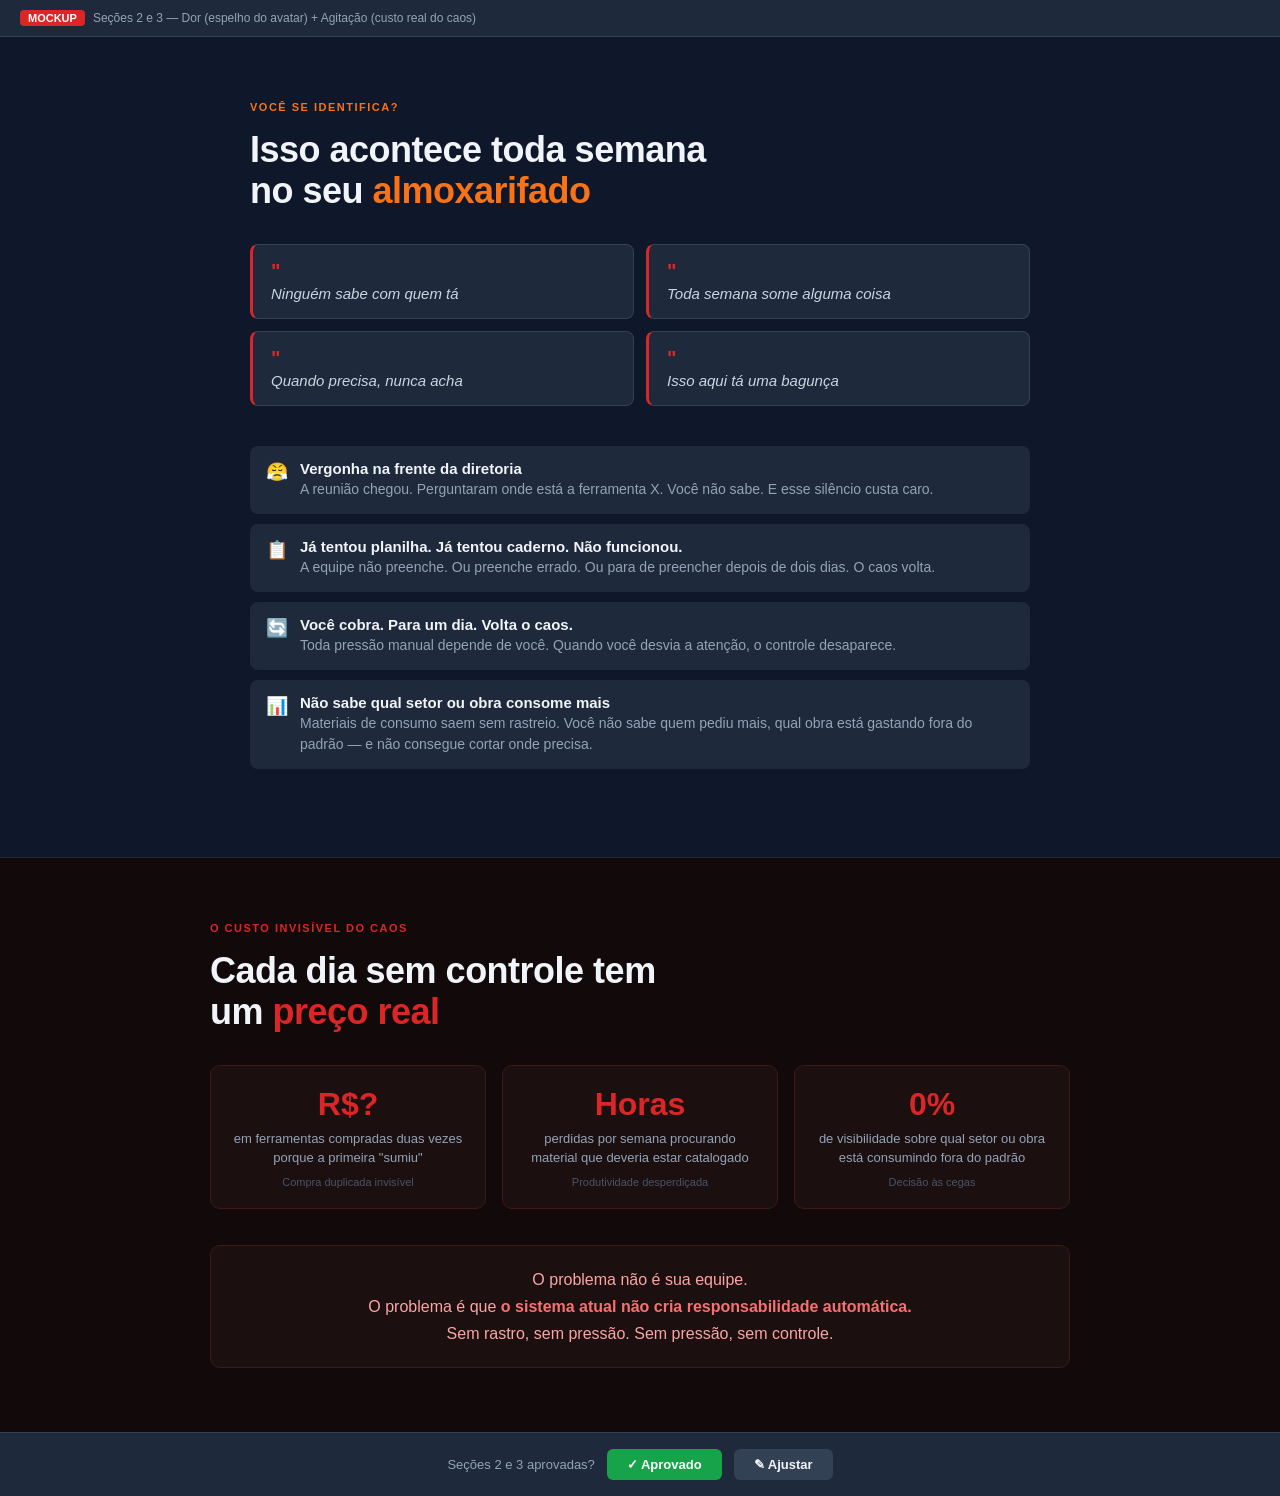
<file: .superpowers/brainstorm/178-1778427416/content/dor-agitacao-mockup.html>
<!DOCTYPE html>
<html lang="pt-BR">
<head>
<meta charset="UTF-8">
<meta name="viewport" content="width=device-width, initial-scale=1.0">
<title>Mockup Dor + Agitação</title>
<style>
  * { box-sizing: border-box; margin: 0; padding: 0; }
  body { font-family: -apple-system, BlinkMacSystemFont, 'Segoe UI', sans-serif; background: #0f172a; color: #f1f5f9; }

  .label-bar {
    background: #1e293b;
    border-bottom: 1px solid #334155;
    padding: 10px 20px;
    font-size: 12px;
    color: #94a3b8;
    display: flex;
    align-items: center;
    gap: 8px;
  }
  .label-bar span { background: #dc2626; color: #fff; padding: 2px 8px; border-radius: 4px; font-weight: 700; font-size: 11px; }

  section { max-width: 860px; margin: 0 auto; padding: 64px 40px; }

  /* ── DOR ── */
  .section-tag {
    font-size: 11px;
    font-weight: 700;
    letter-spacing: 1.5px;
    text-transform: uppercase;
    color: #f97316;
    margin-bottom: 16px;
  }
  .section-title {
    font-size: 36px;
    font-weight: 900;
    line-height: 1.15;
    letter-spacing: -0.5px;
    margin-bottom: 32px;
  }
  .section-title em { color: #f97316; font-style: normal; }

  .frases-grid {
    display: grid;
    grid-template-columns: 1fr 1fr;
    gap: 12px;
    margin-bottom: 40px;
  }
  .frase-card {
    background: #1e293b;
    border: 1px solid #334155;
    border-left: 3px solid #dc2626;
    border-radius: 8px;
    padding: 16px 18px;
    font-size: 15px;
    color: #cbd5e1;
    font-style: italic;
  }
  .frase-card::before { content: '"'; color: #dc2626; font-size: 20px; font-style: normal; font-weight: 900; line-height: 1; display: block; margin-bottom: 4px; }

  .dores-lista {
    display: flex;
    flex-direction: column;
    gap: 10px;
    margin-bottom: 24px;
  }
  .dor-item {
    display: flex;
    align-items: flex-start;
    gap: 12px;
    background: #1e293b;
    border-radius: 8px;
    padding: 14px 16px;
  }
  .dor-icon { font-size: 18px; flex-shrink: 0; margin-top: 1px; }
  .dor-item p { font-size: 14px; color: #94a3b8; line-height: 1.5; }
  .dor-item strong { color: #f1f5f9; display: block; font-size: 15px; margin-bottom: 2px; }

  .divider { border: none; border-top: 1px solid #1e293b; margin: 0; }

  /* ── AGITAÇÃO ── */
  .agit-section { background: #120a0a; padding: 64px 40px; }
  .agit-inner { max-width: 860px; margin: 0 auto; }

  .custo-grid {
    display: grid;
    grid-template-columns: repeat(3, 1fr);
    gap: 16px;
    margin-top: 32px;
  }
  .custo-card {
    background: #1c0f0f;
    border: 1px solid #3f1818;
    border-radius: 10px;
    padding: 20px;
    text-align: center;
  }
  .custo-valor { font-size: 32px; font-weight: 900; color: #dc2626; }
  .custo-label { font-size: 13px; color: #94a3b8; margin-top: 6px; line-height: 1.5; }
  .custo-detalhe { font-size: 11px; color: #475569; margin-top: 8px; }

  .agit-conclusao {
    margin-top: 36px;
    background: #1c0f0f;
    border: 1px solid #3f1818;
    border-radius: 10px;
    padding: 20px 24px;
    font-size: 16px;
    color: #fca5a5;
    line-height: 1.7;
    text-align: center;
  }
  .agit-conclusao strong { color: #f87171; }

  /* ── FEEDBACK ── */
  .feedback-bar {
    background: #1e293b;
    border-top: 1px solid #334155;
    padding: 16px 24px;
    display: flex;
    gap: 12px;
    align-items: center;
    justify-content: center;
    flex-wrap: wrap;
  }
  .feedback-bar p { color: #94a3b8; font-size: 13px; margin: 0; }
  .btn { padding: 8px 20px; border-radius: 6px; border: none; font-weight: 700; font-size: 13px; cursor: pointer; }
  .btn-approve { background: #16a34a; color: #fff; }
  .btn-change { background: #334155; color: #f1f5f9; }
</style>
</head>
<body>

<div class="label-bar">
  <span>MOCKUP</span>
  Seções 2 e 3 — Dor (espelho do avatar) + Agitação (custo real do caos)
</div>

<!-- SEÇÃO 2: DOR -->
<section>
  <p class="section-tag">Você se identifica?</p>
  <h2 class="section-title">Isso acontece toda semana<br>no seu <em>almoxarifado</em></h2>

  <div class="frases-grid">
    <div class="frase-card">Ninguém sabe com quem tá</div>
    <div class="frase-card">Toda semana some alguma coisa</div>
    <div class="frase-card">Quando precisa, nunca acha</div>
    <div class="frase-card">Isso aqui tá uma bagunça</div>
  </div>

  <div class="dores-lista">
    <div class="dor-item">
      <div class="dor-icon">😤</div>
      <div>
        <strong>Vergonha na frente da diretoria</strong>
        <p>A reunião chegou. Perguntaram onde está a ferramenta X. Você não sabe. E esse silêncio custa caro.</p>
      </div>
    </div>
    <div class="dor-item">
      <div class="dor-icon">📋</div>
      <div>
        <strong>Já tentou planilha. Já tentou caderno. Não funcionou.</strong>
        <p>A equipe não preenche. Ou preenche errado. Ou para de preencher depois de dois dias. O caos volta.</p>
      </div>
    </div>
    <div class="dor-item">
      <div class="dor-icon">🔄</div>
      <div>
        <strong>Você cobra. Para um dia. Volta o caos.</strong>
        <p>Toda pressão manual depende de você. Quando você desvia a atenção, o controle desaparece.</p>
      </div>
    </div>
    <div class="dor-item">
      <div class="dor-icon">📊</div>
      <div>
        <strong>Não sabe qual setor ou obra consome mais</strong>
        <p>Materiais de consumo saem sem rastreio. Você não sabe quem pediu mais, qual obra está gastando fora do padrão — e não consegue cortar onde precisa.</p>
      </div>
    </div>
  </div>
</section>

<hr class="divider">

<!-- SEÇÃO 3: AGITAÇÃO -->
<div class="agit-section">
  <div class="agit-inner">
    <p class="section-tag" style="color:#dc2626;">O custo invisível do caos</p>
    <h2 class="section-title">Cada dia sem controle tem<br>um <em style="color:#dc2626;">preço real</em></h2>

    <div class="custo-grid">
      <div class="custo-card">
        <div class="custo-valor">R$?</div>
        <div class="custo-label">em ferramentas compradas duas vezes porque a primeira "sumiu"</div>
        <div class="custo-detalhe">Compra duplicada invisível</div>
      </div>
      <div class="custo-card">
        <div class="custo-valor">Horas</div>
        <div class="custo-label">perdidas por semana procurando material que deveria estar catalogado</div>
        <div class="custo-detalhe">Produtividade desperdiçada</div>
      </div>
      <div class="custo-card">
        <div class="custo-valor">0%</div>
        <div class="custo-label">de visibilidade sobre qual setor ou obra está consumindo fora do padrão</div>
        <div class="custo-detalhe">Decisão às cegas</div>
      </div>
    </div>

    <div class="agit-conclusao">
      O problema não é sua equipe.<br>
      O problema é que <strong>o sistema atual não cria responsabilidade automática.</strong><br>
      Sem rastro, sem pressão. Sem pressão, sem controle.
    </div>
  </div>
</div>

<div class="feedback-bar">
  <p>Seções 2 e 3 aprovadas?</p>
  <button class="btn btn-approve">✓ Aprovado</button>
  <button class="btn btn-change">✎ Ajustar</button>
</div>

</body>
</html>
</file>
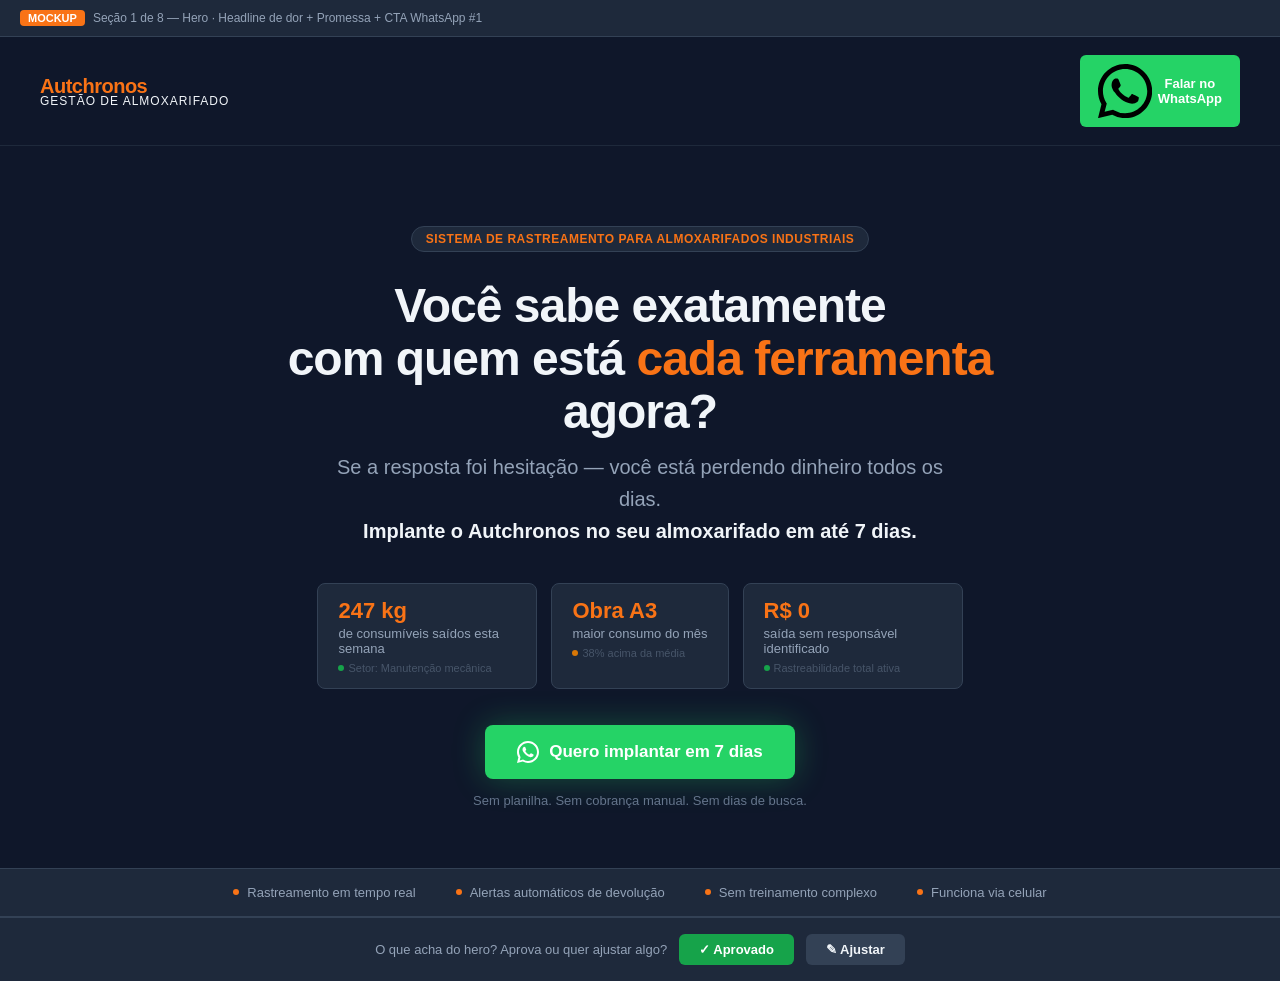
<file: .superpowers/brainstorm/178-1778427416/content/hero-mockup.html>
<!DOCTYPE html>
<html lang="pt-BR">
<head>
<meta charset="UTF-8">
<meta name="viewport" content="width=device-width, initial-scale=1.0">
<title>Mockup Hero — Autchronos</title>
<style>
  * { box-sizing: border-box; margin: 0; padding: 0; }
  body { font-family: -apple-system, BlinkMacSystemFont, 'Segoe UI', sans-serif; background: #0f172a; color: #f1f5f9; }

  .label-bar {
    background: #1e293b;
    border-bottom: 1px solid #334155;
    padding: 10px 20px;
    font-size: 12px;
    color: #94a3b8;
    display: flex;
    align-items: center;
    gap: 8px;
  }
  .label-bar span { background: #f97316; color: #fff; padding: 2px 8px; border-radius: 4px; font-weight: 700; font-size: 11px; }

  /* ── NAV ── */
  nav {
    display: flex;
    align-items: center;
    justify-content: space-between;
    padding: 18px 40px;
    border-bottom: 1px solid #1e293b;
    background: #0f172a;
  }
  .nav-logo { font-size: 20px; font-weight: 800; color: #f97316; letter-spacing: -0.5px; }
  .nav-logo span { color: #f1f5f9; font-weight: 300; font-size: 12px; display: block; letter-spacing: 1px; margin-top: -4px; }
  .nav-cta {
    background: #25d366;
    color: #fff;
    font-weight: 700;
    font-size: 13px;
    padding: 9px 18px;
    border-radius: 6px;
    border: none;
    cursor: pointer;
    display: flex;
    align-items: center;
    gap: 6px;
  }

  /* ── HERO ── */
  .hero {
    max-width: 900px;
    margin: 0 auto;
    padding: 80px 40px 60px;
    text-align: center;
  }
  .hero-badge {
    display: inline-block;
    background: #1e293b;
    border: 1px solid #334155;
    color: #f97316;
    font-size: 12px;
    font-weight: 600;
    letter-spacing: 0.5px;
    padding: 5px 14px;
    border-radius: 20px;
    margin-bottom: 28px;
    text-transform: uppercase;
  }
  .hero h1 {
    font-size: 48px;
    font-weight: 900;
    line-height: 1.1;
    letter-spacing: -1px;
    color: #f1f5f9;
    margin-bottom: 12px;
  }
  .hero h1 em {
    color: #f97316;
    font-style: normal;
  }
  .hero-sub {
    font-size: 20px;
    color: #94a3b8;
    max-width: 620px;
    margin: 0 auto 36px;
    line-height: 1.6;
  }
  .hero-sub strong { color: #f1f5f9; }

  .hero-cta {
    display: inline-flex;
    align-items: center;
    gap: 10px;
    background: #25d366;
    color: #fff;
    font-size: 17px;
    font-weight: 800;
    padding: 16px 32px;
    border-radius: 8px;
    border: none;
    cursor: pointer;
    box-shadow: 0 0 32px rgba(37,211,102,0.3);
    margin-bottom: 14px;
  }
  .hero-cta svg { width: 22px; height: 22px; fill: #fff; }
  .hero-guarantee {
    font-size: 13px;
    color: #64748b;
  }
  .hero-guarantee strong { color: #94a3b8; }

  /* ── SOCIAL PROOF STRIP ── */
  .proof-strip {
    background: #1e293b;
    border-top: 1px solid #334155;
    border-bottom: 1px solid #334155;
    padding: 16px 40px;
    display: flex;
    align-items: center;
    justify-content: center;
    gap: 40px;
    flex-wrap: wrap;
  }
  .proof-item {
    display: flex;
    align-items: center;
    gap: 8px;
    font-size: 13px;
    color: #94a3b8;
  }
  .proof-item .dot { width: 6px; height: 6px; border-radius: 50%; background: #f97316; flex-shrink: 0; }

  /* ── FEEDBACK ── */
  .feedback-bar {
    background: #1e293b;
    border-top: 1px solid #334155;
    padding: 16px 24px;
    display: flex;
    gap: 12px;
    align-items: center;
    justify-content: center;
    flex-wrap: wrap;
  }
  .feedback-bar p { color: #94a3b8; font-size: 13px; margin: 0; }
  .btn { padding: 8px 20px; border-radius: 6px; border: none; font-weight: 700; font-size: 13px; cursor: pointer; }
  .btn-approve { background: #16a34a; color: #fff; }
  .btn-change { background: #334155; color: #f1f5f9; }
</style>
</head>
<body>

<div class="label-bar">
  <span>MOCKUP</span>
  Seção 1 de 8 — Hero · Headline de dor + Promessa + CTA WhatsApp #1
</div>

<nav>
  <div class="nav-logo">
    Autchronos
    <span>GESTÃO DE ALMOXARIFADO</span>
  </div>
  <button class="nav-cta">
    <svg viewBox="0 0 24 24"><path d="M17.472 14.382c-.297-.149-1.758-.867-2.03-.967-.273-.099-.471-.148-.67.15-.197.297-.767.966-.94 1.164-.173.199-.347.223-.644.075-.297-.15-1.255-.463-2.39-1.475-.883-.788-1.48-1.761-1.653-2.059-.173-.297-.018-.458.13-.606.134-.133.298-.347.446-.52.149-.174.198-.298.298-.497.099-.198.05-.371-.025-.52-.075-.149-.669-1.612-.916-2.207-.242-.579-.487-.5-.669-.51-.173-.008-.371-.01-.57-.01-.198 0-.52.074-.792.372-.272.297-1.04 1.016-1.04 2.479 0 1.462 1.065 2.875 1.213 3.074.149.198 2.096 3.2 5.077 4.487.709.306 1.262.489 1.694.625.712.227 1.36.195 1.871.118.571-.085 1.758-.719 2.006-1.413.248-.694.248-1.289.173-1.413-.074-.124-.272-.198-.57-.347z"/><path d="M12 0C5.373 0 0 5.373 0 12c0 2.127.558 4.122 1.532 5.852L0 24l6.296-1.518A11.944 11.944 0 0012 24c6.627 0 12-5.373 12-12S18.627 0 12 0zm0 21.818a9.818 9.818 0 01-4.964-1.342l-.357-.212-3.737.9.947-3.64-.233-.374A9.818 9.818 0 012.182 12C2.182 6.578 6.578 2.182 12 2.182S21.818 6.578 21.818 12 17.422 21.818 12 21.818z"/></svg>
    Falar no WhatsApp
  </button>
</nav>

<section class="hero">
  <div class="hero-badge">Sistema de rastreamento para almoxarifados industriais</div>

  <h1>Você sabe exatamente<br>com quem está <em>cada ferramenta</em><br>agora?</h1>

  <p class="hero-sub">
    Se a resposta foi hesitação — você está perdendo dinheiro todos os dias.<br>
    <strong>Implante o Autchronos no seu almoxarifado em até 7 dias.</strong>
  </p>

  <div style="display:flex;gap:14px;justify-content:center;flex-wrap:wrap;margin-bottom:36px;">
    <div style="background:#1e293b;border:1px solid #334155;border-radius:8px;padding:14px 20px;text-align:left;max-width:220px;">
      <div style="font-size:22px;font-weight:900;color:#f97316;">247 kg</div>
      <div style="font-size:13px;color:#94a3b8;margin-top:2px;">de consumíveis saídos esta semana</div>
      <div style="font-size:11px;color:#475569;margin-top:6px;display:flex;align-items:center;gap:4px;">
        <span style="width:6px;height:6px;background:#16a34a;border-radius:50%;display:inline-block;"></span>
        Setor: Manutenção mecânica
      </div>
    </div>
    <div style="background:#1e293b;border:1px solid #334155;border-radius:8px;padding:14px 20px;text-align:left;max-width:220px;">
      <div style="font-size:22px;font-weight:900;color:#f97316;">Obra A3</div>
      <div style="font-size:13px;color:#94a3b8;margin-top:2px;">maior consumo do mês</div>
      <div style="font-size:11px;color:#475569;margin-top:6px;display:flex;align-items:center;gap:4px;">
        <span style="width:6px;height:6px;background:#d97706;border-radius:50%;display:inline-block;"></span>
        38% acima da média
      </div>
    </div>
    <div style="background:#1e293b;border:1px solid #334155;border-radius:8px;padding:14px 20px;text-align:left;max-width:220px;">
      <div style="font-size:22px;font-weight:900;color:#f97316;">R$ 0</div>
      <div style="font-size:13px;color:#94a3b8;margin-top:2px;">saída sem responsável identificado</div>
      <div style="font-size:11px;color:#475569;margin-top:6px;display:flex;align-items:center;gap:4px;">
        <span style="width:6px;height:6px;background:#16a34a;border-radius:50%;display:inline-block;"></span>
        Rastreabilidade total ativa
      </div>
    </div>
  </div>

  <div>
    <button class="hero-cta">
      <svg viewBox="0 0 24 24"><path d="M17.472 14.382c-.297-.149-1.758-.867-2.03-.967-.273-.099-.471-.148-.67.15-.197.297-.767.966-.94 1.164-.173.199-.347.223-.644.075-.297-.15-1.255-.463-2.39-1.475-.883-.788-1.48-1.761-1.653-2.059-.173-.297-.018-.458.13-.606.134-.133.298-.347.446-.52.149-.174.198-.298.298-.497.099-.198.05-.371-.025-.52-.075-.149-.669-1.612-.916-2.207-.242-.579-.487-.5-.669-.51-.173-.008-.371-.01-.57-.01-.198 0-.52.074-.792.372-.272.297-1.04 1.016-1.04 2.479 0 1.462 1.065 2.875 1.213 3.074.149.198 2.096 3.2 5.077 4.487.709.306 1.262.489 1.694.625.712.227 1.36.195 1.871.118.571-.085 1.758-.719 2.006-1.413.248-.694.248-1.289.173-1.413-.074-.124-.272-.198-.57-.347z"/><path d="M12 0C5.373 0 0 5.373 0 12c0 2.127.558 4.122 1.532 5.852L0 24l6.296-1.518A11.944 11.944 0 0012 24c6.627 0 12-5.373 12-12S18.627 0 12 0zm0 21.818a9.818 9.818 0 01-4.964-1.342l-.357-.212-3.737.9.947-3.64-.233-.374A9.818 9.818 0 012.182 12C2.182 6.578 6.578 2.182 12 2.182S21.818 6.578 21.818 12 17.422 21.818 12 21.818z"/></svg>
      Quero implantar em 7 dias
    </button>
    <p class="hero-guarantee">Sem planilha. Sem cobrança manual. Sem dias de busca.</p>
  </div>
</section>

<div class="proof-strip">
  <div class="proof-item"><div class="dot"></div>Rastreamento em tempo real</div>
  <div class="proof-item"><div class="dot"></div>Alertas automáticos de devolução</div>
  <div class="proof-item"><div class="dot"></div>Sem treinamento complexo</div>
  <div class="proof-item"><div class="dot"></div>Funciona via celular</div>
</div>

<div class="feedback-bar">
  <p>O que acha do hero? Aprova ou quer ajustar algo?</p>
  <button class="btn btn-approve" onclick="window.__selectChoice && window.__selectChoice('aprovado')">✓ Aprovado</button>
  <button class="btn btn-change" onclick="window.__selectChoice && window.__selectChoice('ajustar')">✎ Ajustar</button>
</div>

</body>
</html>
</file>
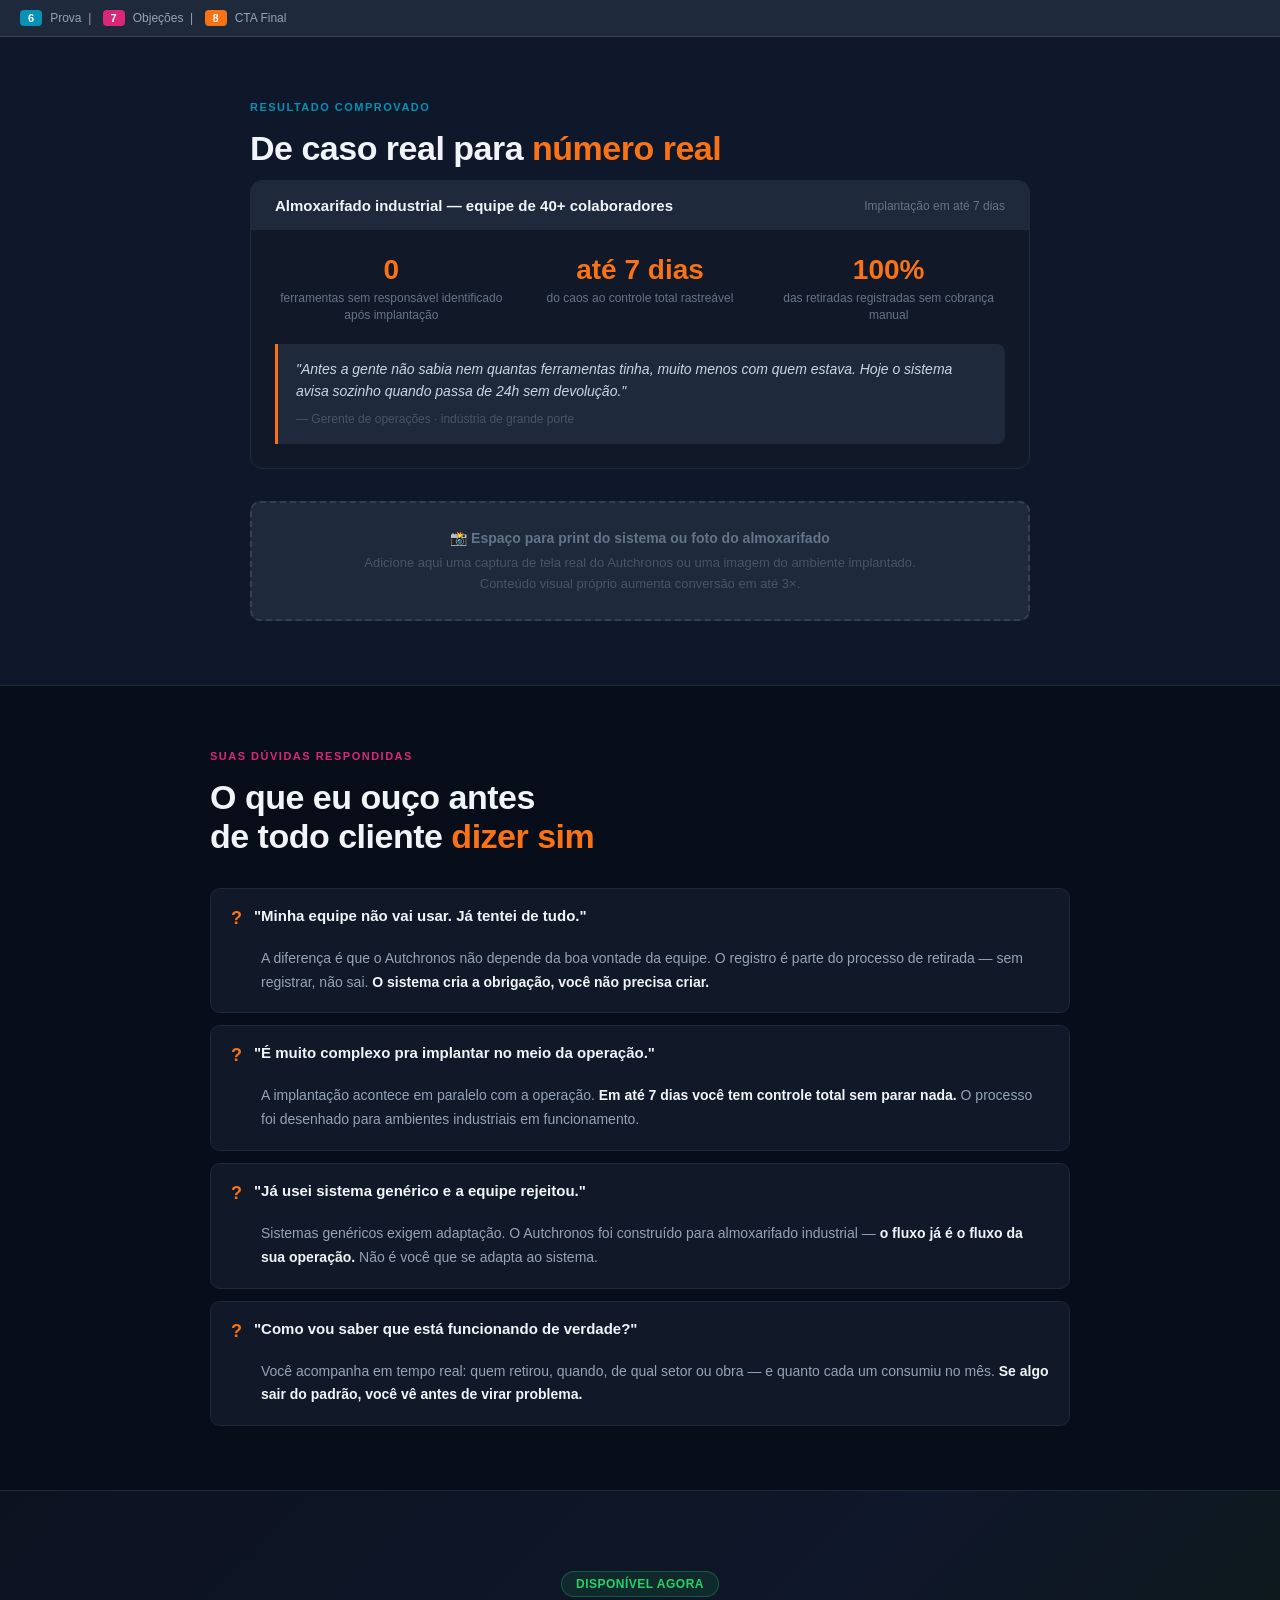
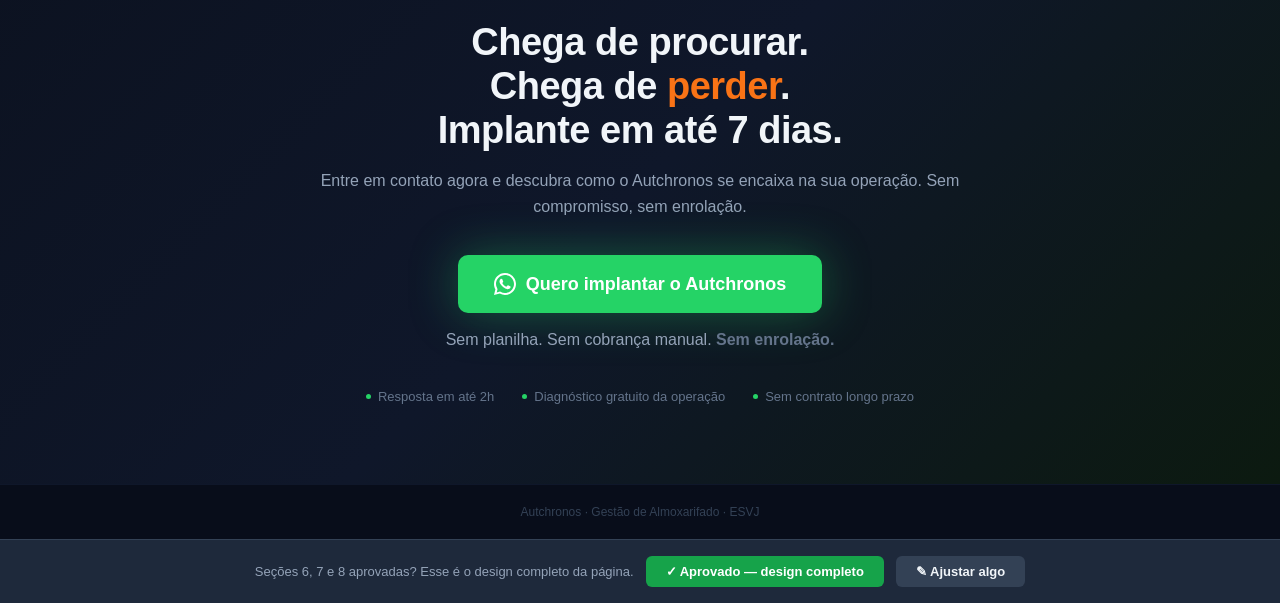
<file: .superpowers/brainstorm/178-1778427416/content/prova-objecoes-cta-mockup.html>
<!DOCTYPE html>
<html lang="pt-BR">
<head>
<meta charset="UTF-8">
<meta name="viewport" content="width=device-width, initial-scale=1.0">
<title>Mockup Prova + Objeções + CTA Final</title>
<style>
  * { box-sizing: border-box; margin: 0; padding: 0; }
  body { font-family: -apple-system, BlinkMacSystemFont, 'Segoe UI', sans-serif; background: #0f172a; color: #f1f5f9; }

  .label-bar {
    background: #1e293b;
    border-bottom: 1px solid #334155;
    padding: 10px 20px;
    font-size: 12px;
    color: #94a3b8;
    display: flex;
    align-items: center;
    gap: 8px;
    flex-wrap: wrap;
  }
  .tag { padding: 2px 8px; border-radius: 4px; font-weight: 700; font-size: 11px; }

  .section-tag {
    font-size: 11px;
    font-weight: 700;
    letter-spacing: 1.5px;
    text-transform: uppercase;
    margin-bottom: 16px;
  }
  .section-title {
    font-size: 34px;
    font-weight: 900;
    line-height: 1.15;
    letter-spacing: -0.5px;
    margin-bottom: 12px;
  }
  .divider { border: none; border-top: 1px solid #1e293b; }

  /* ── PROVA ── */
  .prova-section { max-width: 860px; margin: 0 auto; padding: 64px 40px; }

  .case-card {
    background: #111827;
    border: 1px solid #1e293b;
    border-radius: 12px;
    overflow: hidden;
    margin-bottom: 32px;
  }
  .case-header {
    background: #1e293b;
    padding: 16px 24px;
    display: flex;
    align-items: center;
    justify-content: space-between;
    flex-wrap: wrap;
    gap: 10px;
  }
  .case-header h4 { font-size: 15px; font-weight: 700; }
  .case-header span { font-size: 12px; color: #64748b; }
  .case-body { padding: 24px; }
  .case-metrics {
    display: grid;
    grid-template-columns: repeat(3, 1fr);
    gap: 16px;
    margin-bottom: 20px;
  }
  .metric { text-align: center; }
  .metric-val { font-size: 28px; font-weight: 900; color: #f97316; }
  .metric-label { font-size: 12px; color: #64748b; margin-top: 4px; line-height: 1.4; }
  .case-depoimento {
    background: #1e293b;
    border-left: 3px solid #f97316;
    border-radius: 0 8px 8px 0;
    padding: 14px 18px;
    font-size: 14px;
    color: #cbd5e1;
    font-style: italic;
    line-height: 1.6;
  }
  .case-autor { font-size: 12px; color: #475569; margin-top: 8px; font-style: normal; }

  .prova-placeholder {
    background: #1e293b;
    border: 2px dashed #334155;
    border-radius: 10px;
    padding: 24px;
    text-align: center;
    color: #475569;
    font-size: 13px;
    line-height: 1.6;
  }
  .prova-placeholder strong { color: #64748b; display: block; margin-bottom: 4px; font-size: 14px; }

  /* ── OBJEÇÕES ── */
  .objecoes-section { background: #080d1a; padding: 64px 40px; }
  .objecoes-inner { max-width: 860px; margin: 0 auto; }

  .faq { display: flex; flex-direction: column; gap: 12px; }
  .faq-item {
    background: #111827;
    border: 1px solid #1e293b;
    border-radius: 10px;
    overflow: hidden;
  }
  .faq-q {
    padding: 18px 20px;
    font-size: 15px;
    font-weight: 700;
    color: #f1f5f9;
    display: flex;
    align-items: flex-start;
    gap: 12px;
  }
  .faq-q .icon { color: #f97316; font-size: 18px; flex-shrink: 0; margin-top: 1px; }
  .faq-a {
    padding: 0 20px 18px 50px;
    font-size: 14px;
    color: #94a3b8;
    line-height: 1.7;
  }
  .faq-a strong { color: #f1f5f9; }

  /* ── CTA FINAL ── */
  .cta-section {
    background: linear-gradient(135deg, #0c1220 0%, #0f172a 50%, #0c1a10 100%);
    padding: 80px 40px;
    text-align: center;
    border-top: 1px solid #1e293b;
  }
  .cta-inner { max-width: 640px; margin: 0 auto; }
  .cta-badge {
    display: inline-block;
    background: rgba(37,211,102,0.1);
    border: 1px solid rgba(37,211,102,0.3);
    color: #25d366;
    font-size: 12px;
    font-weight: 600;
    letter-spacing: 0.5px;
    padding: 5px 14px;
    border-radius: 20px;
    margin-bottom: 24px;
    text-transform: uppercase;
  }
  .cta-section h2 {
    font-size: 38px;
    font-weight: 900;
    line-height: 1.15;
    letter-spacing: -0.5px;
    margin-bottom: 16px;
  }
  .cta-section h2 em { color: #f97316; font-style: normal; }
  .cta-section p { font-size: 16px; color: #94a3b8; line-height: 1.6; margin-bottom: 36px; }

  .cta-btn {
    display: inline-flex;
    align-items: center;
    gap: 10px;
    background: #25d366;
    color: #fff;
    font-size: 18px;
    font-weight: 800;
    padding: 18px 36px;
    border-radius: 10px;
    border: none;
    cursor: pointer;
    box-shadow: 0 0 48px rgba(37,211,102,0.35);
    margin-bottom: 14px;
  }
  .cta-sub { font-size: 13px; color: #475569; }
  .cta-sub strong { color: #64748b; }

  .garantias {
    display: flex;
    justify-content: center;
    gap: 28px;
    margin-top: 36px;
    flex-wrap: wrap;
  }
  .garantia {
    display: flex;
    align-items: center;
    gap: 7px;
    font-size: 13px;
    color: #64748b;
  }
  .garantia .dot { width: 5px; height: 5px; border-radius: 50%; background: #25d366; }

  .footer-strip {
    background: #080d1a;
    border-top: 1px solid #0f172a;
    padding: 20px 40px;
    text-align: center;
    font-size: 12px;
    color: #334155;
  }

  /* ── FEEDBACK ── */
  .feedback-bar {
    background: #1e293b;
    border-top: 1px solid #334155;
    padding: 16px 24px;
    display: flex;
    gap: 12px;
    align-items: center;
    justify-content: center;
    flex-wrap: wrap;
  }
  .feedback-bar p { color: #94a3b8; font-size: 13px; margin: 0; }
  .btn { padding: 8px 20px; border-radius: 6px; border: none; font-weight: 700; font-size: 13px; cursor: pointer; }
  .btn-approve { background: #16a34a; color: #fff; }
  .btn-change { background: #334155; color: #f1f5f9; }
</style>
</head>
<body>

<div class="label-bar">
  <span class="tag" style="background:#0891b2;color:#fff;">6</span> Prova &nbsp;|&nbsp;
  <span class="tag" style="background:#db2777;color:#fff;">7</span> Objeções &nbsp;|&nbsp;
  <span class="tag" style="background:#f97316;color:#fff;">8</span> CTA Final
</div>

<!-- SEÇÃO 6: PROVA -->
<div class="prova-section">
  <p class="section-tag" style="color:#0891b2;">Resultado comprovado</p>
  <h2 class="section-title">De caso real para <span style="color:#f97316;">número real</span></h2>

  <div class="case-card">
    <div class="case-header">
      <h4>Almoxarifado industrial — equipe de 40+ colaboradores</h4>
      <span>Implantação em até 7 dias</span>
    </div>
    <div class="case-body">
      <div class="case-metrics">
        <div class="metric">
          <div class="metric-val">0</div>
          <div class="metric-label">ferramentas sem responsável identificado após implantação</div>
        </div>
        <div class="metric">
          <div class="metric-val">até 7 dias</div>
          <div class="metric-label">do caos ao controle total rastreável</div>
        </div>
        <div class="metric">
          <div class="metric-val">100%</div>
          <div class="metric-label">das retiradas registradas sem cobrança manual</div>
        </div>
      </div>
      <div class="case-depoimento">
        "Antes a gente não sabia nem quantas ferramentas tinha, muito menos com quem estava. Hoje o sistema avisa sozinho quando passa de 24h sem devolução."
        <div class="case-autor">— Gerente de operações · indústria de grande porte</div>
      </div>
    </div>
  </div>

  <div class="prova-placeholder">
    <strong>📸 Espaço para print do sistema ou foto do almoxarifado</strong>
    Adicione aqui uma captura de tela real do Autchronos ou uma imagem do ambiente implantado.<br>
    Conteúdo visual próprio aumenta conversão em até 3×.
  </div>
</div>

<hr class="divider">

<!-- SEÇÃO 7: OBJEÇÕES -->
<div class="objecoes-section">
  <div class="objecoes-inner">
    <p class="section-tag" style="color:#db2777;">Suas dúvidas respondidas</p>
    <h2 class="section-title" style="margin-bottom:32px;">O que eu ouço antes<br>de todo cliente <span style="color:#f97316;">dizer sim</span></h2>

    <div class="faq">
      <div class="faq-item">
        <div class="faq-q">
          <span class="icon">?</span>
          "Minha equipe não vai usar. Já tentei de tudo."
        </div>
        <div class="faq-a">
          A diferença é que o Autchronos não depende da boa vontade da equipe. O registro é parte do processo de retirada — sem registrar, não sai. <strong>O sistema cria a obrigação, você não precisa criar.</strong>
        </div>
      </div>
      <div class="faq-item">
        <div class="faq-q">
          <span class="icon">?</span>
          "É muito complexo pra implantar no meio da operação."
        </div>
        <div class="faq-a">
          A implantação acontece em paralelo com a operação. <strong>Em até 7 dias você tem controle total sem parar nada.</strong> O processo foi desenhado para ambientes industriais em funcionamento.
        </div>
      </div>
      <div class="faq-item">
        <div class="faq-q">
          <span class="icon">?</span>
          "Já usei sistema genérico e a equipe rejeitou."
        </div>
        <div class="faq-a">
          Sistemas genéricos exigem adaptação. O Autchronos foi construído para almoxarifado industrial — <strong>o fluxo já é o fluxo da sua operação.</strong> Não é você que se adapta ao sistema.
        </div>
      </div>
      <div class="faq-item">
        <div class="faq-q">
          <span class="icon">?</span>
          "Como vou saber que está funcionando de verdade?"
        </div>
        <div class="faq-a">
          Você acompanha em tempo real: quem retirou, quando, de qual setor ou obra — e quanto cada um consumiu no mês. <strong>Se algo sair do padrão, você vê antes de virar problema.</strong>
        </div>
      </div>
    </div>
  </div>
</div>

<!-- SEÇÃO 8: CTA FINAL -->
<div class="cta-section">
  <div class="cta-inner">
    <div class="cta-badge">Disponível agora</div>
    <h2>Chega de procurar.<br>Chega de <em>perder</em>.<br>Implante em até 7 dias.</h2>
    <p>Entre em contato agora e descubra como o Autchronos se encaixa na sua operação. Sem compromisso, sem enrolação.</p>

    <div>
      <button class="cta-btn">
        <svg width="22" height="22" viewBox="0 0 24 24" fill="white"><path d="M17.472 14.382c-.297-.149-1.758-.867-2.03-.967-.273-.099-.471-.148-.67.15-.197.297-.767.966-.94 1.164-.173.199-.347.223-.644.075-.297-.15-1.255-.463-2.39-1.475-.883-.788-1.48-1.761-1.653-2.059-.173-.297-.018-.458.13-.606.134-.133.298-.347.446-.52.149-.174.198-.298.298-.497.099-.198.05-.371-.025-.52-.075-.149-.669-1.612-.916-2.207-.242-.579-.487-.5-.669-.51-.173-.008-.371-.01-.57-.01-.198 0-.52.074-.792.372-.272.297-1.04 1.016-1.04 2.479 0 1.462 1.065 2.875 1.213 3.074.149.198 2.096 3.2 5.077 4.487.709.306 1.262.489 1.694.625.712.227 1.36.195 1.871.118.571-.085 1.758-.719 2.006-1.413.248-.694.248-1.289.173-1.413-.074-.124-.272-.198-.57-.347z"/><path d="M12 0C5.373 0 0 5.373 0 12c0 2.127.558 4.122 1.532 5.852L0 24l6.296-1.518A11.944 11.944 0 0012 24c6.627 0 12-5.373 12-12S18.627 0 12 0zm0 21.818a9.818 9.818 0 01-4.964-1.342l-.357-.212-3.737.9.947-3.64-.233-.374A9.818 9.818 0 012.182 12C2.182 6.578 6.578 2.182 12 2.182S21.818 6.578 21.818 12 17.422 21.818 12 21.818z"/></svg>
        Quero implantar o Autchronos
      </button>
      <p class="cta-sub">Sem planilha. Sem cobrança manual. <strong>Sem enrolação.</strong></p>
    </div>

    <div class="garantias">
      <div class="garantia"><div class="dot"></div>Resposta em até 2h</div>
      <div class="garantia"><div class="dot"></div>Diagnóstico gratuito da operação</div>
      <div class="garantia"><div class="dot"></div>Sem contrato longo prazo</div>
    </div>
  </div>
</div>

<div class="footer-strip">
  Autchronos · Gestão de Almoxarifado · ESVJ
</div>

<div class="feedback-bar">
  <p>Seções 6, 7 e 8 aprovadas? Esse é o design completo da página.</p>
  <button class="btn btn-approve">✓ Aprovado — design completo</button>
  <button class="btn btn-change">✎ Ajustar algo</button>
</div>

</body>
</html>
</file>
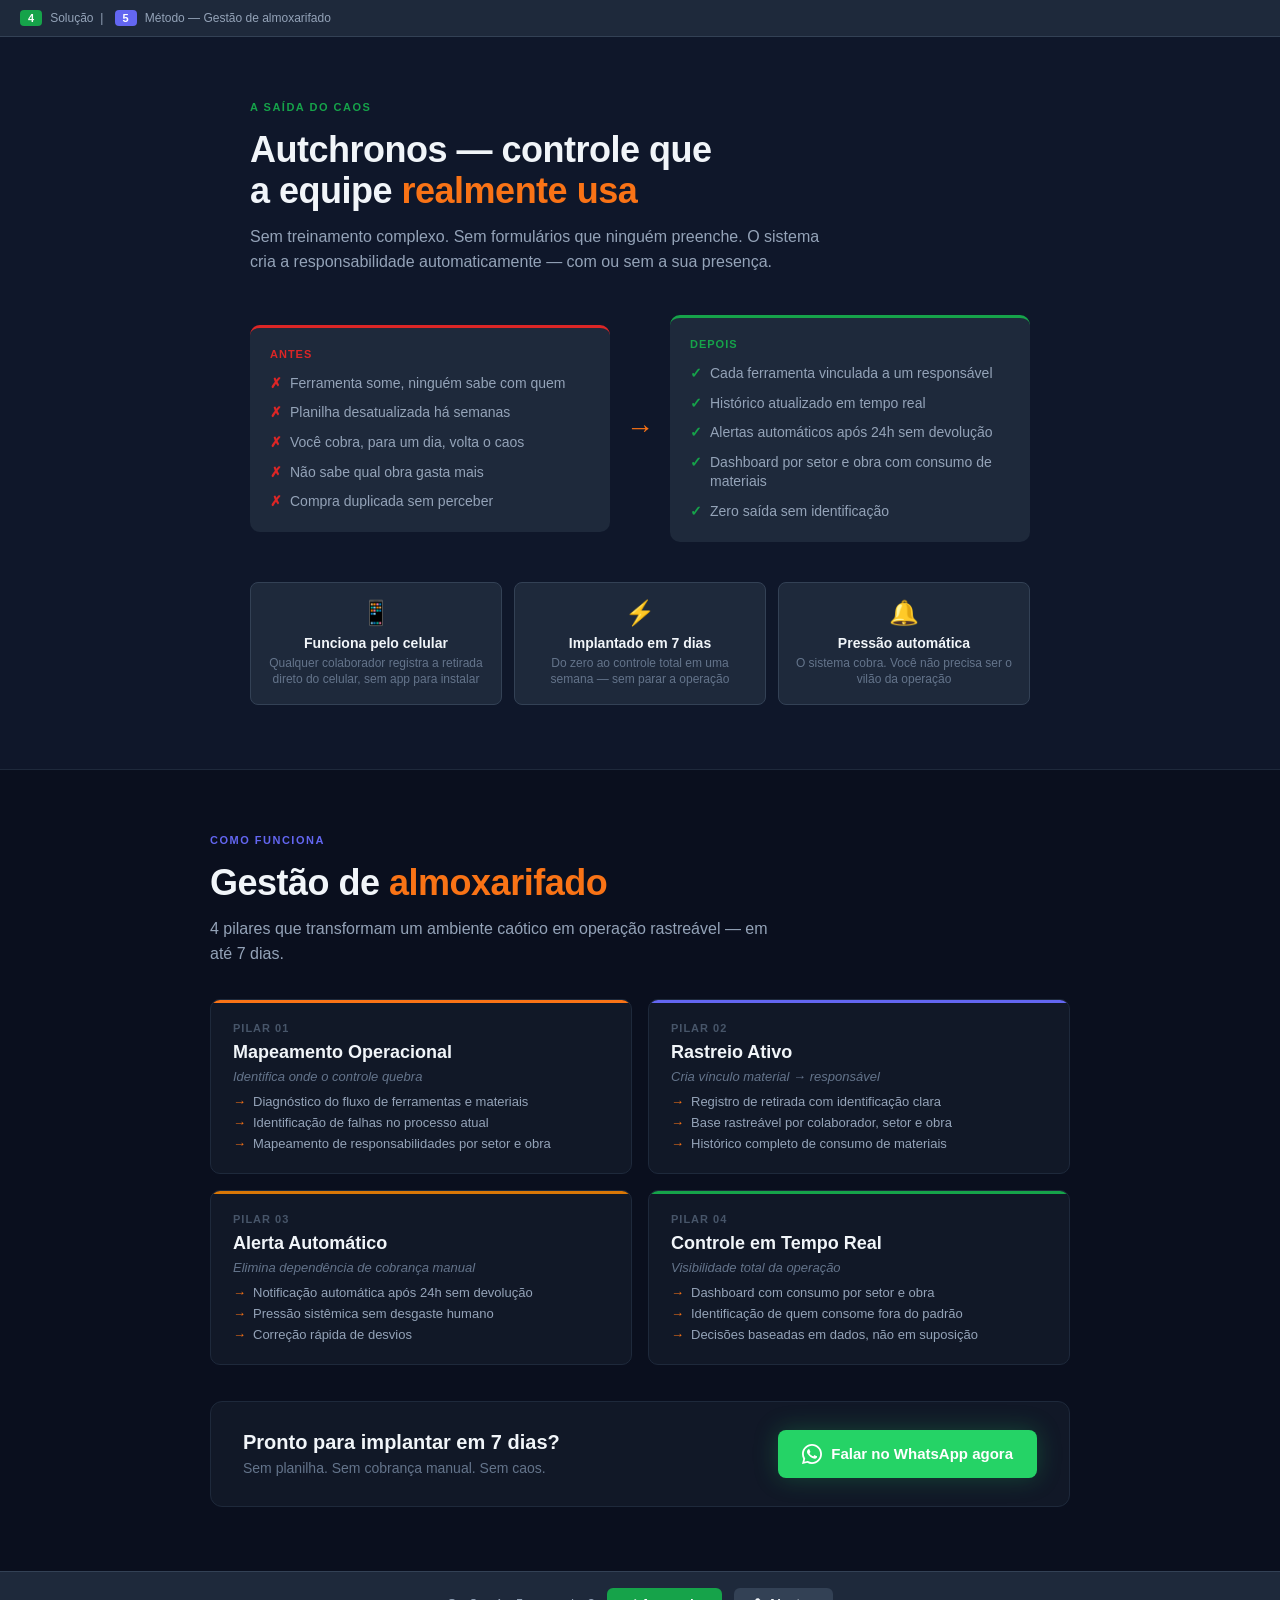
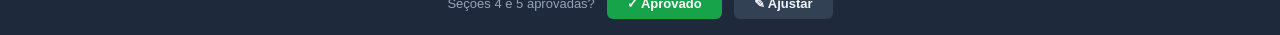
<file: .superpowers/brainstorm/178-1778427416/content/solucao-metodo-mockup.html>
<!DOCTYPE html>
<html lang="pt-BR">
<head>
<meta charset="UTF-8">
<meta name="viewport" content="width=device-width, initial-scale=1.0">
<title>Mockup Solução + Método</title>
<style>
  * { box-sizing: border-box; margin: 0; padding: 0; }
  body { font-family: -apple-system, BlinkMacSystemFont, 'Segoe UI', sans-serif; background: #0f172a; color: #f1f5f9; }

  .label-bar {
    background: #1e293b;
    border-bottom: 1px solid #334155;
    padding: 10px 20px;
    font-size: 12px;
    color: #94a3b8;
    display: flex;
    align-items: center;
    gap: 8px;
  }
  .label-bar .tag { background: #16a34a; color: #fff; padding: 2px 8px; border-radius: 4px; font-weight: 700; font-size: 11px; }
  .label-bar .tag2 { background: #6366f1; color: #fff; padding: 2px 8px; border-radius: 4px; font-weight: 700; font-size: 11px; }

  .section-tag {
    font-size: 11px;
    font-weight: 700;
    letter-spacing: 1.5px;
    text-transform: uppercase;
    margin-bottom: 16px;
  }
  .section-title {
    font-size: 36px;
    font-weight: 900;
    line-height: 1.15;
    letter-spacing: -0.5px;
    margin-bottom: 12px;
  }
  .section-sub {
    font-size: 16px;
    color: #94a3b8;
    line-height: 1.6;
    margin-bottom: 40px;
    max-width: 580px;
  }

  /* ── SOLUÇÃO ── */
  .solucao-section { max-width: 860px; margin: 0 auto; padding: 64px 40px; }

  .antes-depois {
    display: grid;
    grid-template-columns: 1fr auto 1fr;
    gap: 16px;
    align-items: center;
    margin-bottom: 40px;
  }
  .lado { background: #1e293b; border-radius: 10px; padding: 20px; }
  .lado-antes { border-top: 3px solid #dc2626; }
  .lado-depois { border-top: 3px solid #16a34a; }
  .lado-label { font-size: 11px; font-weight: 700; letter-spacing: 1px; text-transform: uppercase; margin-bottom: 14px; }
  .lado-antes .lado-label { color: #dc2626; }
  .lado-depois .lado-label { color: #16a34a; }
  .lado ul { list-style: none; display: flex; flex-direction: column; gap: 10px; }
  .lado ul li { font-size: 14px; color: #94a3b8; display: flex; align-items: flex-start; gap: 8px; line-height: 1.4; }
  .lado-antes ul li::before { content: '✗'; color: #dc2626; font-weight: 900; flex-shrink: 0; }
  .lado-depois ul li::before { content: '✓'; color: #16a34a; font-weight: 900; flex-shrink: 0; }
  .seta { font-size: 28px; color: #f97316; text-align: center; font-weight: 900; }

  .diferenciais {
    display: grid;
    grid-template-columns: 1fr 1fr 1fr;
    gap: 12px;
  }
  .dif-card {
    background: #1e293b;
    border: 1px solid #334155;
    border-radius: 8px;
    padding: 16px;
    text-align: center;
  }
  .dif-icon { font-size: 24px; margin-bottom: 8px; }
  .dif-card h4 { font-size: 14px; font-weight: 700; margin-bottom: 4px; }
  .dif-card p { font-size: 12px; color: #64748b; line-height: 1.4; }

  .divider { border: none; border-top: 1px solid #1e293b; }

  /* ── MÉTODO ── */
  .metodo-section { background: #0a0f1e; padding: 64px 40px; }
  .metodo-inner { max-width: 860px; margin: 0 auto; }

  .pilares {
    display: grid;
    grid-template-columns: 1fr 1fr;
    gap: 16px;
    margin-bottom: 36px;
  }
  .pilar {
    background: #111827;
    border: 1px solid #1e293b;
    border-radius: 10px;
    padding: 22px;
    position: relative;
    overflow: hidden;
  }
  .pilar::before {
    content: '';
    position: absolute;
    top: 0; left: 0; right: 0;
    height: 3px;
  }
  .pilar-1::before { background: #f97316; }
  .pilar-2::before { background: #6366f1; }
  .pilar-3::before { background: #d97706; }
  .pilar-4::before { background: #16a34a; }

  .pilar-num { font-size: 11px; font-weight: 700; letter-spacing: 1px; text-transform: uppercase; color: #475569; margin-bottom: 8px; }
  .pilar h3 { font-size: 18px; font-weight: 800; margin-bottom: 6px; }
  .pilar-funcao { font-size: 13px; color: #64748b; margin-bottom: 10px; font-style: italic; }
  .pilar ul { list-style: none; display: flex; flex-direction: column; gap: 6px; }
  .pilar ul li { font-size: 13px; color: #94a3b8; display: flex; gap: 7px; }
  .pilar ul li::before { content: '→'; color: #f97316; flex-shrink: 0; }

  .metodo-cta {
    background: #111827;
    border: 1px solid #1e293b;
    border-radius: 12px;
    padding: 28px 32px;
    display: flex;
    align-items: center;
    justify-content: space-between;
    gap: 20px;
    flex-wrap: wrap;
  }
  .metodo-cta-text h3 { font-size: 20px; font-weight: 800; margin-bottom: 6px; }
  .metodo-cta-text p { font-size: 14px; color: #64748b; }
  .wpp-btn {
    display: inline-flex;
    align-items: center;
    gap: 9px;
    background: #25d366;
    color: #fff;
    font-size: 15px;
    font-weight: 800;
    padding: 14px 24px;
    border-radius: 8px;
    border: none;
    cursor: pointer;
    white-space: nowrap;
    box-shadow: 0 0 24px rgba(37,211,102,0.25);
  }

  /* ── FEEDBACK ── */
  .feedback-bar {
    background: #1e293b;
    border-top: 1px solid #334155;
    padding: 16px 24px;
    display: flex;
    gap: 12px;
    align-items: center;
    justify-content: center;
    flex-wrap: wrap;
  }
  .feedback-bar p { color: #94a3b8; font-size: 13px; margin: 0; }
  .btn { padding: 8px 20px; border-radius: 6px; border: none; font-weight: 700; font-size: 13px; cursor: pointer; }
  .btn-approve { background: #16a34a; color: #fff; }
  .btn-change { background: #334155; color: #f1f5f9; }
</style>
</head>
<body>

<div class="label-bar">
  <span class="tag">4</span> Solução &nbsp;|&nbsp; <span class="tag2">5</span> Método — Gestão de almoxarifado
</div>

<!-- SEÇÃO 4: SOLUÇÃO -->
<div class="solucao-section">
  <p class="section-tag" style="color:#16a34a;">A saída do caos</p>
  <h2 class="section-title">Autchronos — controle que<br>a equipe <span style="color:#f97316;">realmente usa</span></h2>
  <p class="section-sub">Sem treinamento complexo. Sem formulários que ninguém preenche. O sistema cria a responsabilidade automaticamente — com ou sem a sua presença.</p>

  <div class="antes-depois">
    <div class="lado lado-antes">
      <div class="lado-label">Antes</div>
      <ul>
        <li>Ferramenta some, ninguém sabe com quem</li>
        <li>Planilha desatualizada há semanas</li>
        <li>Você cobra, para um dia, volta o caos</li>
        <li>Não sabe qual obra gasta mais</li>
        <li>Compra duplicada sem perceber</li>
      </ul>
    </div>
    <div class="seta">→</div>
    <div class="lado lado-depois">
      <div class="lado-label">Depois</div>
      <ul>
        <li>Cada ferramenta vinculada a um responsável</li>
        <li>Histórico atualizado em tempo real</li>
        <li>Alertas automáticos após 24h sem devolução</li>
        <li>Dashboard por setor e obra com consumo de materiais</li>
        <li>Zero saída sem identificação</li>
      </ul>
    </div>
  </div>

  <div class="diferenciais">
    <div class="dif-card">
      <div class="dif-icon">📱</div>
      <h4>Funciona pelo celular</h4>
      <p>Qualquer colaborador registra a retirada direto do celular, sem app para instalar</p>
    </div>
    <div class="dif-card">
      <div class="dif-icon">⚡</div>
      <h4>Implantado em 7 dias</h4>
      <p>Do zero ao controle total em uma semana — sem parar a operação</p>
    </div>
    <div class="dif-card">
      <div class="dif-icon">🔔</div>
      <h4>Pressão automática</h4>
      <p>O sistema cobra. Você não precisa ser o vilão da operação</p>
    </div>
  </div>
</div>

<hr class="divider">

<!-- SEÇÃO 5: MÉTODO -->
<div class="metodo-section">
  <div class="metodo-inner">
    <p class="section-tag" style="color:#6366f1;">Como funciona</p>
    <h2 class="section-title">Gestão de <span style="color:#f97316;">almoxarifado</span></h2>
    <p class="section-sub" style="margin-bottom:32px;">4 pilares que transformam um ambiente caótico em operação rastreável — em até 7 dias.</p>

    <div class="pilares">
      <div class="pilar pilar-1">
        <div class="pilar-num">Pilar 01</div>
        <h3>Mapeamento Operacional</h3>
        <p class="pilar-funcao">Identifica onde o controle quebra</p>
        <ul>
          <li>Diagnóstico do fluxo de ferramentas e materiais</li>
          <li>Identificação de falhas no processo atual</li>
          <li>Mapeamento de responsabilidades por setor e obra</li>
        </ul>
      </div>
      <div class="pilar pilar-2">
        <div class="pilar-num">Pilar 02</div>
        <h3>Rastreio Ativo</h3>
        <p class="pilar-funcao">Cria vínculo material → responsável</p>
        <ul>
          <li>Registro de retirada com identificação clara</li>
          <li>Base rastreável por colaborador, setor e obra</li>
          <li>Histórico completo de consumo de materiais</li>
        </ul>
      </div>
      <div class="pilar pilar-3">
        <div class="pilar-num">Pilar 03</div>
        <h3>Alerta Automático</h3>
        <p class="pilar-funcao">Elimina dependência de cobrança manual</p>
        <ul>
          <li>Notificação automática após 24h sem devolução</li>
          <li>Pressão sistêmica sem desgaste humano</li>
          <li>Correção rápida de desvios</li>
        </ul>
      </div>
      <div class="pilar pilar-4">
        <div class="pilar-num">Pilar 04</div>
        <h3>Controle em Tempo Real</h3>
        <p class="pilar-funcao">Visibilidade total da operação</p>
        <ul>
          <li>Dashboard com consumo por setor e obra</li>
          <li>Identificação de quem consome fora do padrão</li>
          <li>Decisões baseadas em dados, não em suposição</li>
        </ul>
      </div>
    </div>

    <div class="metodo-cta">
      <div class="metodo-cta-text">
        <h3>Pronto para implantar em 7 dias?</h3>
        <p>Sem planilha. Sem cobrança manual. Sem caos.</p>
      </div>
      <button class="wpp-btn">
        <svg width="20" height="20" viewBox="0 0 24 24" fill="white"><path d="M17.472 14.382c-.297-.149-1.758-.867-2.03-.967-.273-.099-.471-.148-.67.15-.197.297-.767.966-.94 1.164-.173.199-.347.223-.644.075-.297-.15-1.255-.463-2.39-1.475-.883-.788-1.48-1.761-1.653-2.059-.173-.297-.018-.458.13-.606.134-.133.298-.347.446-.52.149-.174.198-.298.298-.497.099-.198.05-.371-.025-.52-.075-.149-.669-1.612-.916-2.207-.242-.579-.487-.5-.669-.51-.173-.008-.371-.01-.57-.01-.198 0-.52.074-.792.372-.272.297-1.04 1.016-1.04 2.479 0 1.462 1.065 2.875 1.213 3.074.149.198 2.096 3.2 5.077 4.487.709.306 1.262.489 1.694.625.712.227 1.36.195 1.871.118.571-.085 1.758-.719 2.006-1.413.248-.694.248-1.289.173-1.413-.074-.124-.272-.198-.57-.347z"/><path d="M12 0C5.373 0 0 5.373 0 12c0 2.127.558 4.122 1.532 5.852L0 24l6.296-1.518A11.944 11.944 0 0012 24c6.627 0 12-5.373 12-12S18.627 0 12 0zm0 21.818a9.818 9.818 0 01-4.964-1.342l-.357-.212-3.737.9.947-3.64-.233-.374A9.818 9.818 0 012.182 12C2.182 6.578 6.578 2.182 12 2.182S21.818 6.578 21.818 12 17.422 21.818 12 21.818z"/></svg>
        Falar no WhatsApp agora
      </button>
    </div>
  </div>
</div>

<div class="feedback-bar">
  <p>Seções 4 e 5 aprovadas?</p>
  <button class="btn btn-approve">✓ Aprovado</button>
  <button class="btn btn-change">✎ Ajustar</button>
</div>

</body>
</html>
</file>
